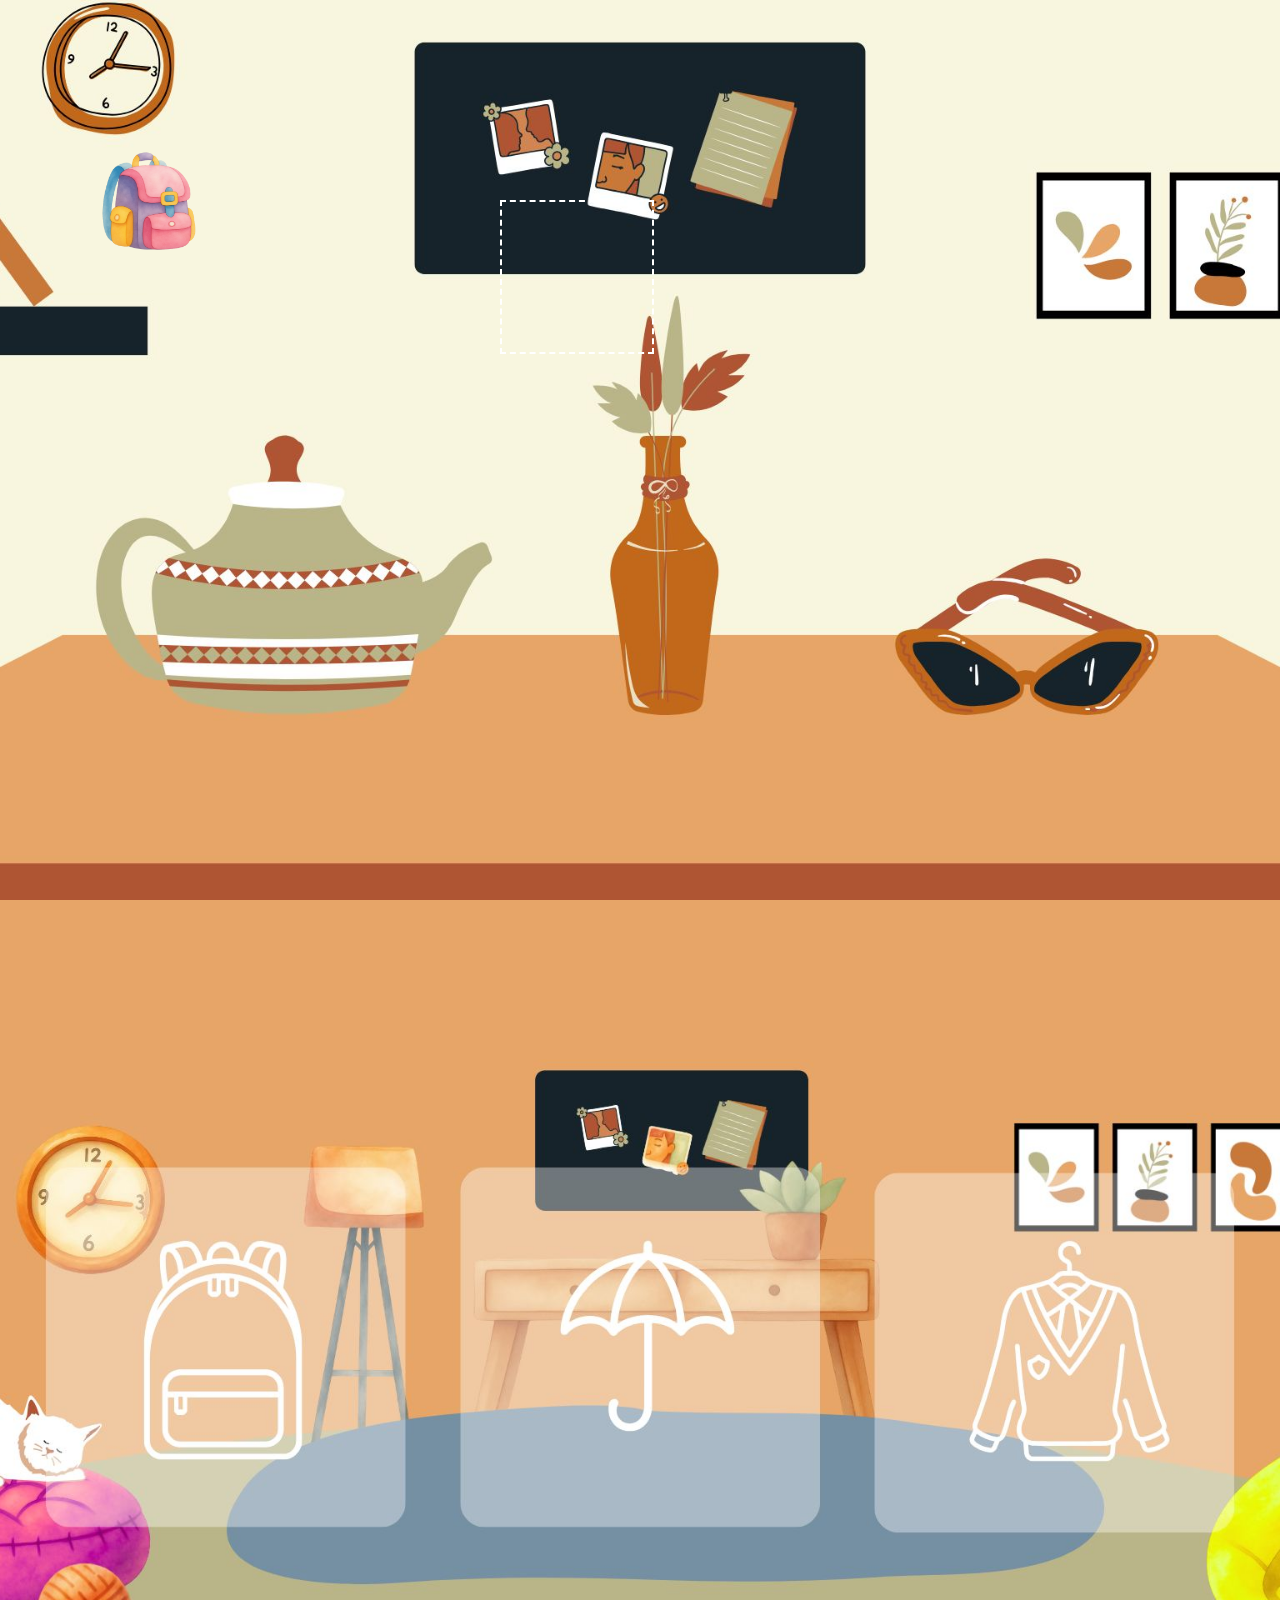
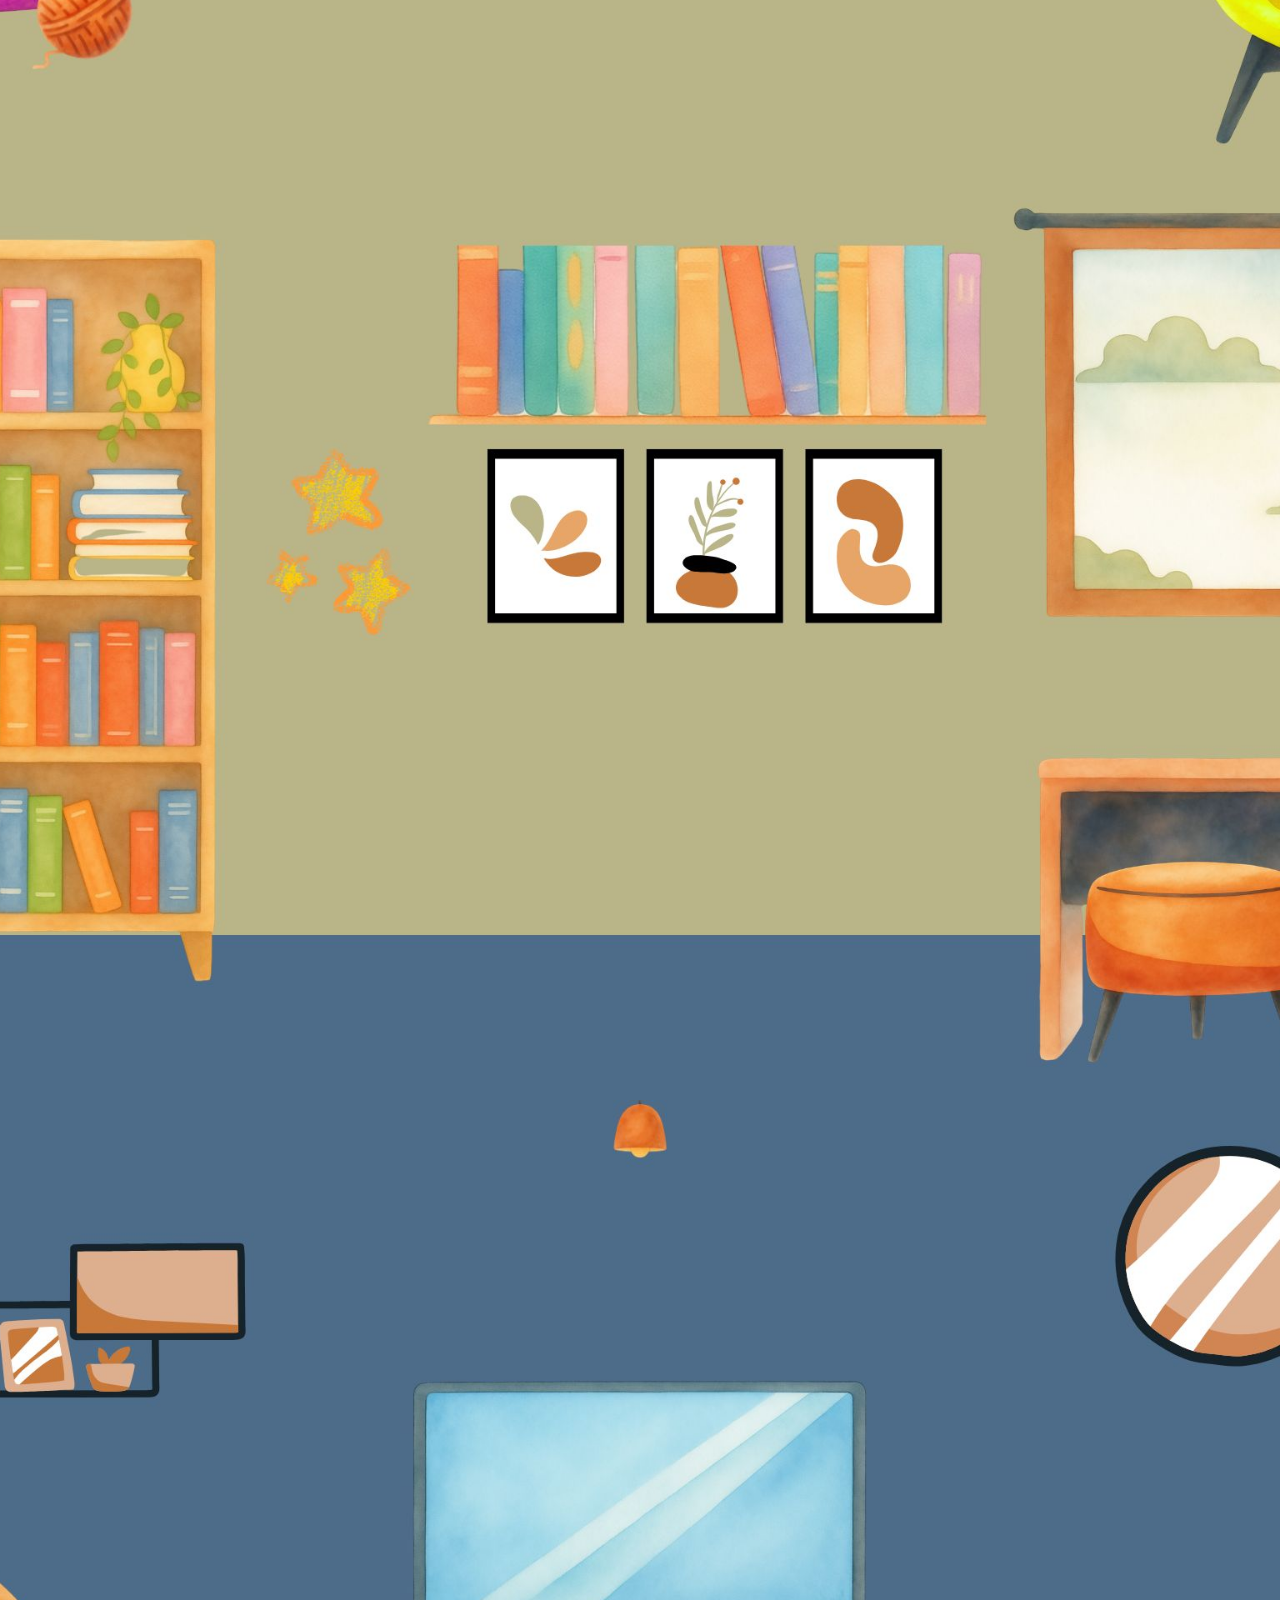
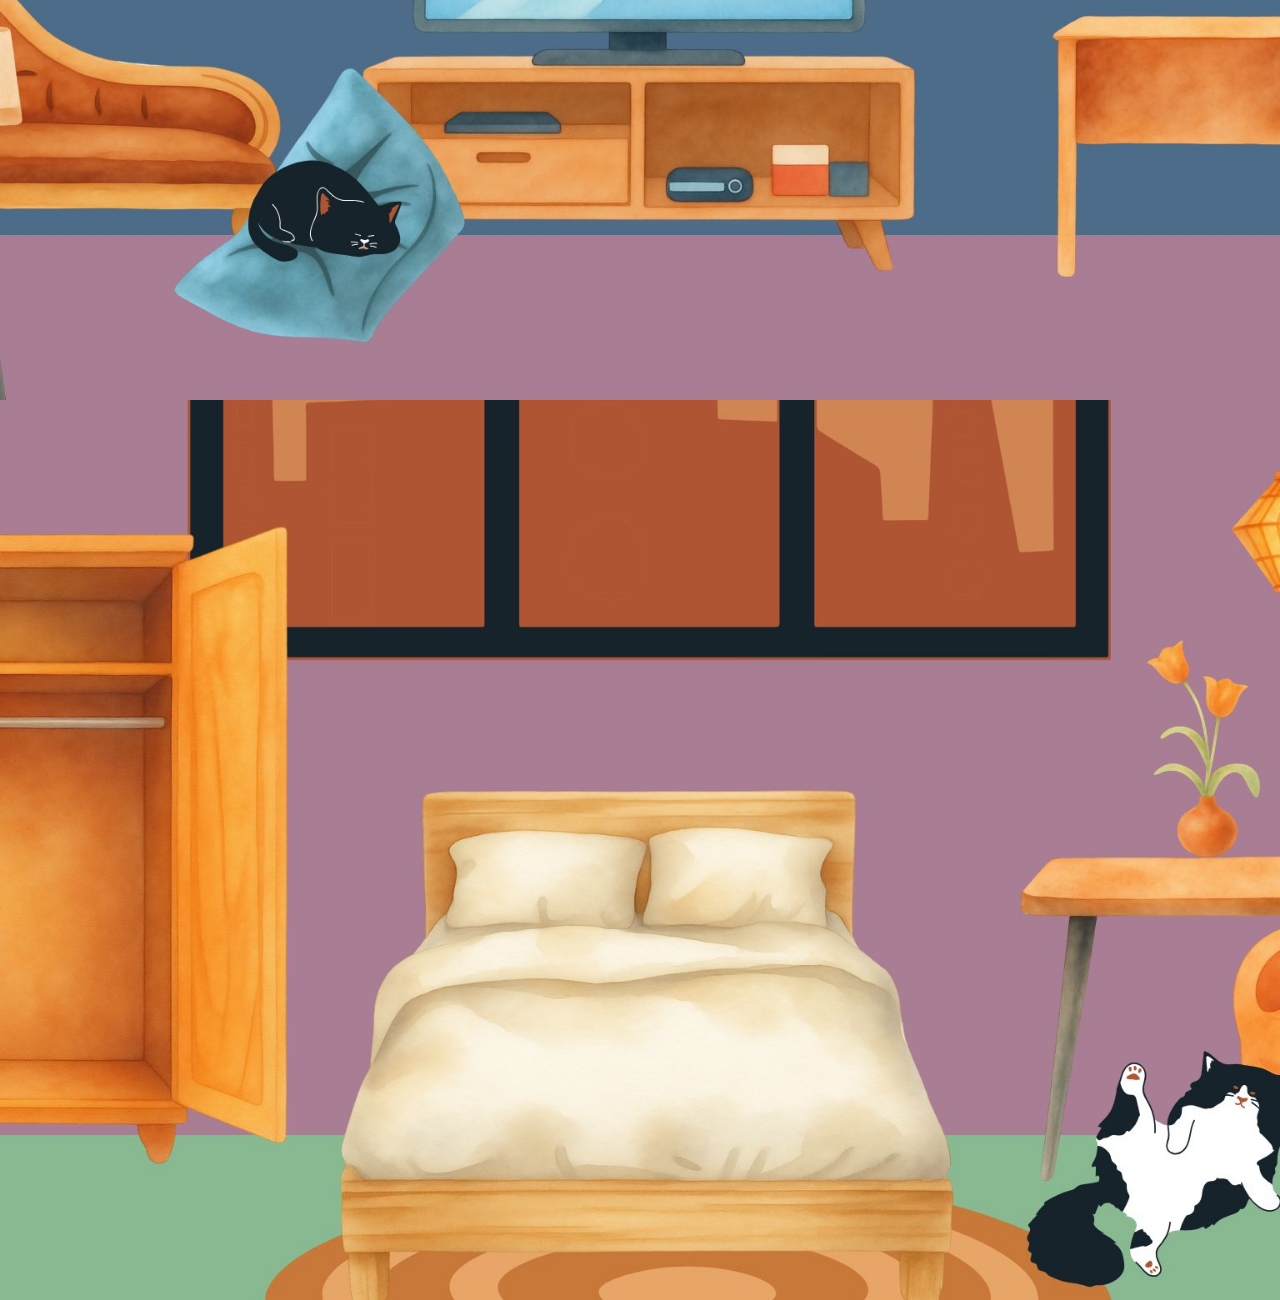
<file: index.html>
<!DOCTYPE html>
<html lang="th">
<head>
<meta charset="UTF-8">
<title>Drag Game</title>
  
<style>
  body {margin: 0;}
  .page {height: 100vh;}

    
.page1 {background: url("bg1.jpg") center/cover no-repeat;}
.page2 {background: url("bg2.jpg") center/cover no-repeat;}
.page3 {background: url("bg3.jpg") center/cover no-repeat;}
.page4 {background: url("bg4.jpg") center/cover no-repeat;}
.page5 {background: url("bg5.jpg") center/cover no-repeat;}

#oj1{
  width: 100px;
  position: absolute;
  top: 150px;
  left: 100px;
  cursor: grab;
}

#dropZone{
  width: 150px;
  height: 150px;
  border: 2px dashed white;
  position: absolute;
  top: 200px;
  left: 500px;
}
</style>
</head>

<body>

<div class="page page1"></div>

<div class="page page2">
  <div id="dropZone"></div>
</div>

<div class="page page3">
  <img id="oj1" src="oj1.png">
</div>

<div class="page page4"></div>
<div class="page page5"></div>

<script src="script.js" defer></script>

</body>
</html>
</file>
